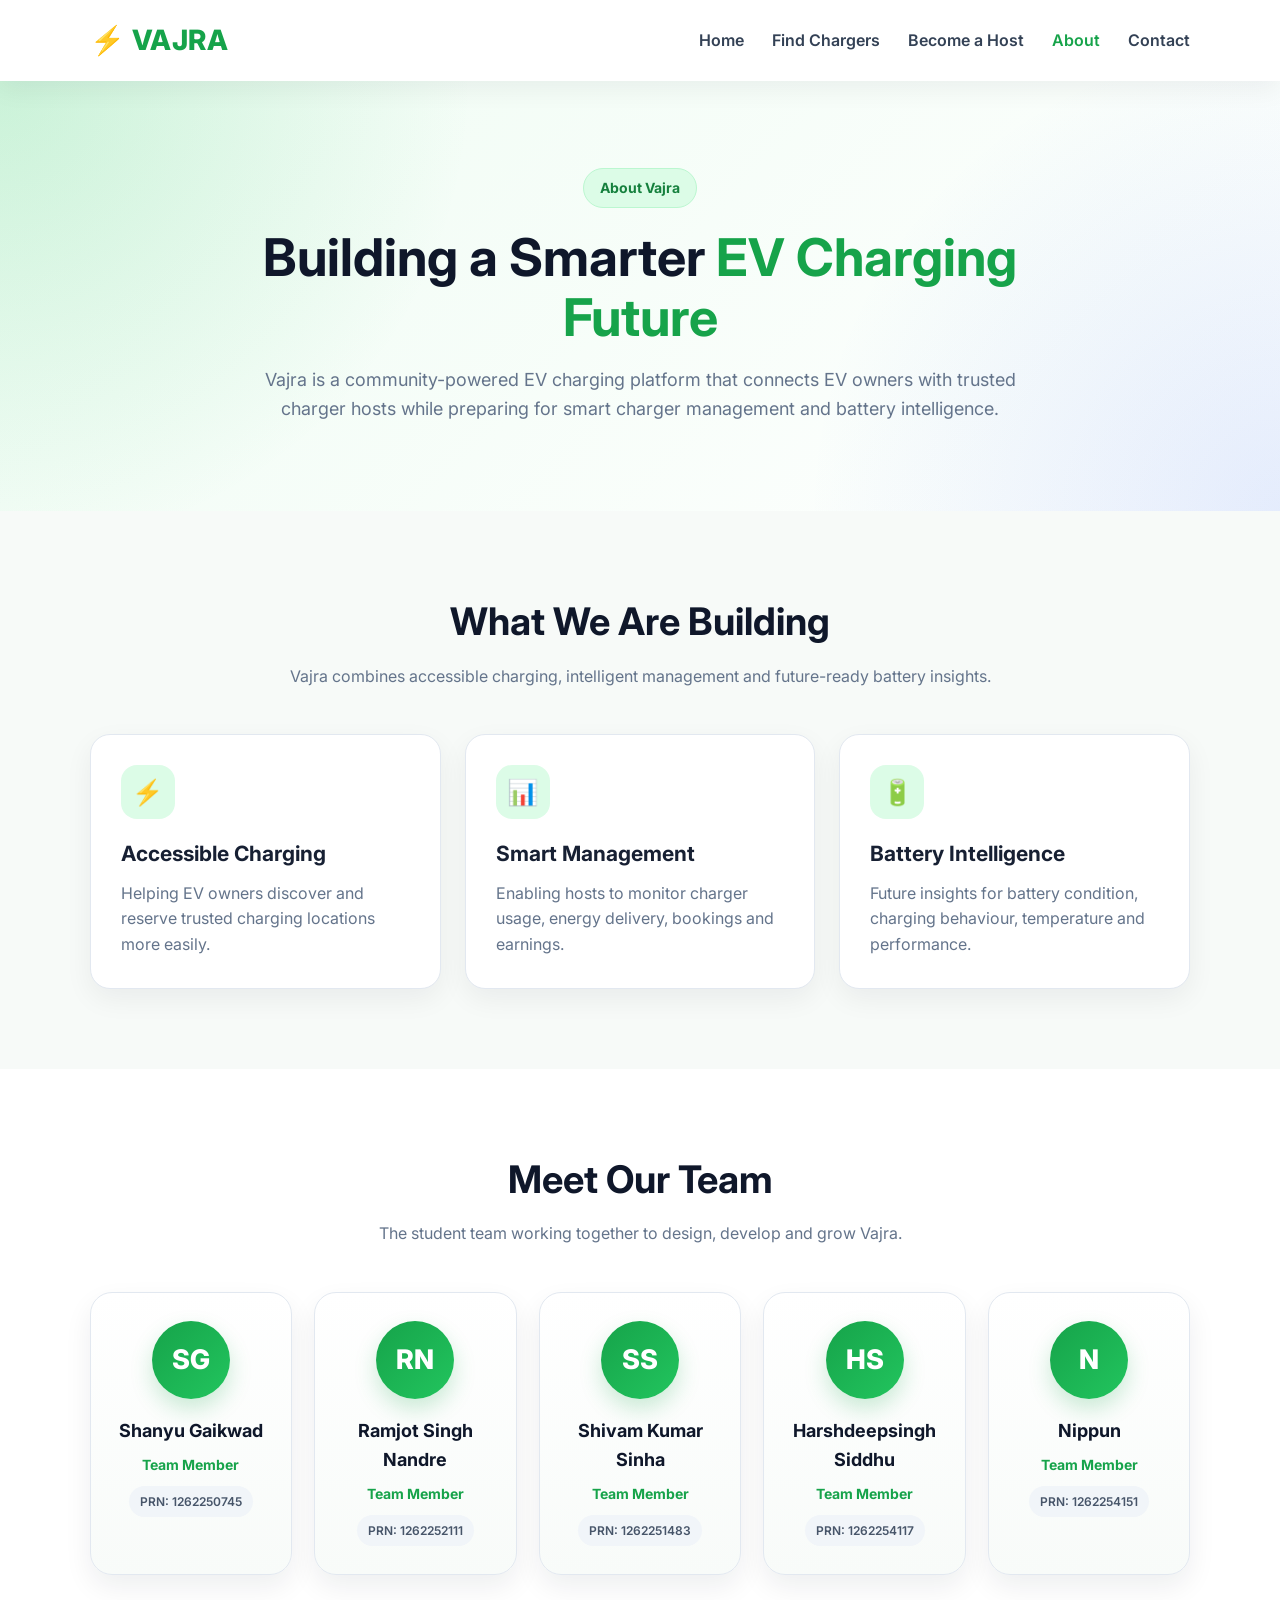
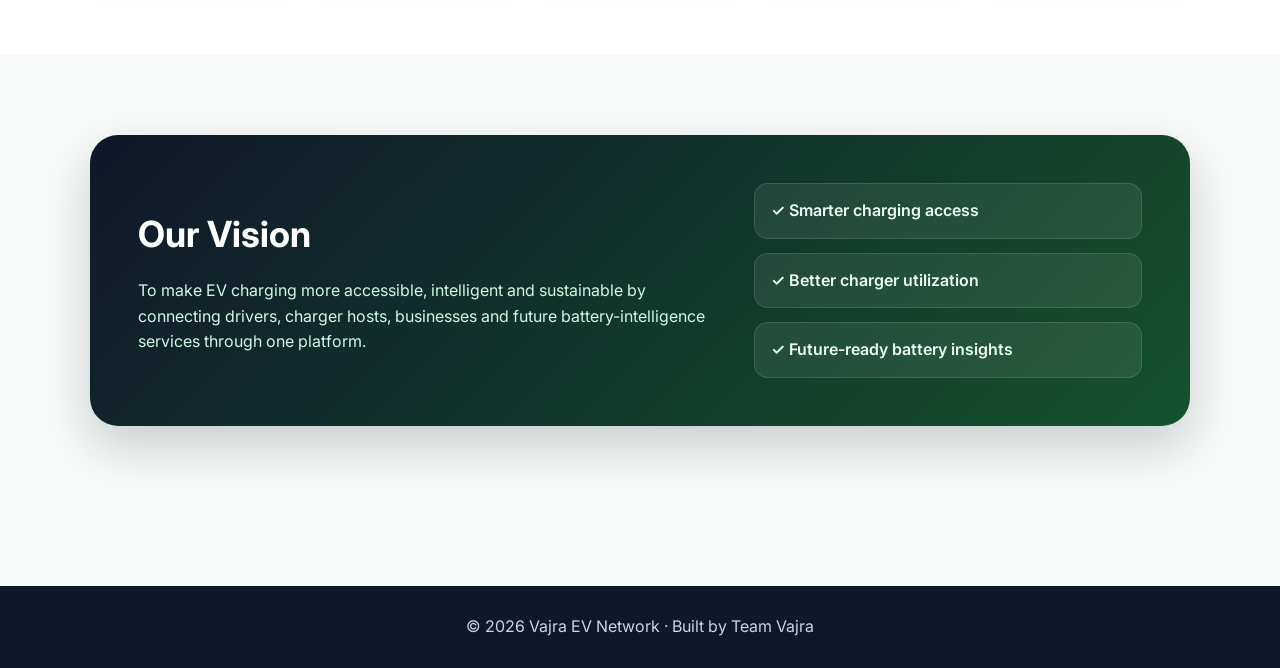
<file: about.html>
<!DOCTYPE html>
<html lang="en">
<head>
  <meta charset="UTF-8">
  <meta name="viewport" content="width=device-width, initial-scale=1.0">
  <title>About Vajra</title>
  <link rel="preconnect" href="https://fonts.googleapis.com">
  <link rel="preconnect" href="https://fonts.gstatic.com" crossorigin>
  <link href="https://fonts.googleapis.com/css2?family=Inter:wght@400;500;600;700;800&display=swap" rel="stylesheet">
  <style>
    *{
      margin:0;
      padding:0;
      box-sizing:border-box;
      font-family:'Inter',sans-serif;
    }

    body{
      background:#f7faf8;
      color:#172033;
      line-height:1.6;
    }

    nav{
      display:flex;
      justify-content:space-between;
      align-items:center;
      padding:18px 7%;
      background:rgba(255,255,255,.96);
      box-shadow:0 8px 25px rgba(15,23,42,.06);
      position:sticky;
      top:0;
      z-index:1000;
    }

    .logo{
      color:#16a34a;
      font-size:28px;
      font-weight:800;
      letter-spacing:.5px;
    }

    .nav-links{
      display:flex;
      gap:28px;
      list-style:none;
    }

    .nav-links a{
      text-decoration:none;
      color:#334155;
      font-weight:600;
      transition:.25s;
    }

    .nav-links a:hover,
    .nav-links a.active{
      color:#16a34a;
    }

    .hero{
      min-height:430px;
      display:flex;
      align-items:center;
      justify-content:center;
      text-align:center;
      padding:80px 7%;
      background:
        radial-gradient(circle at top left, rgba(34,197,94,.18), transparent 35%),
        radial-gradient(circle at bottom right, rgba(37,99,235,.12), transparent 35%),
        linear-gradient(135deg,#effcf3,#ffffff);
    }

    .hero-content{
      max-width:850px;
    }

    .eyebrow{
      display:inline-block;
      background:#dcfce7;
      color:#15803d;
      border:1px solid #bbf7d0;
      padding:8px 16px;
      border-radius:999px;
      font-size:14px;
      font-weight:700;
      margin-bottom:20px;
    }

    .hero h1{
      font-size:52px;
      line-height:1.15;
      margin-bottom:18px;
      color:#0f172a;
    }

    .hero h1 span{
      color:#16a34a;
    }

    .hero p{
      color:#64748b;
      font-size:18px;
      max-width:760px;
      margin:auto;
    }

    .section{
      padding:80px 7%;
    }

    .section-title{
      text-align:center;
      max-width:760px;
      margin:0 auto 45px;
    }

    .section-title h2{
      font-size:38px;
      color:#0f172a;
      margin-bottom:12px;
    }

    .section-title p{
      color:#64748b;
    }

    .about-grid{
      display:grid;
      grid-template-columns:repeat(3,1fr);
      gap:24px;
      max-width:1150px;
      margin:auto;
    }

    .about-card{
      background:white;
      padding:30px;
      border-radius:20px;
      border:1px solid #e2e8f0;
      box-shadow:0 10px 28px rgba(15,23,42,.06);
    }

    .about-card .icon{
      width:54px;
      height:54px;
      border-radius:16px;
      background:#dcfce7;
      color:#16a34a;
      display:flex;
      align-items:center;
      justify-content:center;
      font-size:25px;
      margin-bottom:18px;
    }

    .about-card h3{
      margin-bottom:10px;
      font-size:21px;
    }

    .about-card p{
      color:#64748b;
    }

    .team-section{
      background:#ffffff;
    }

    .team-grid{
      display:grid;
      grid-template-columns:repeat(5,1fr);
      gap:22px;
      max-width:1250px;
      margin:auto;
    }

    .team-card{
      background:linear-gradient(180deg,#ffffff,#f8fbf9);
      border:1px solid #e2e8f0;
      border-radius:22px;
      padding:28px 18px;
      text-align:center;
      box-shadow:0 12px 28px rgba(15,23,42,.07);
      transition:.3s ease;
    }

    .team-card:hover{
      transform:translateY(-7px);
      box-shadow:0 18px 38px rgba(15,23,42,.12);
      border-color:#bbf7d0;
    }

    .avatar{
      width:78px;
      height:78px;
      border-radius:50%;
      background:linear-gradient(135deg,#16a34a,#22c55e);
      color:white;
      display:flex;
      align-items:center;
      justify-content:center;
      font-size:27px;
      font-weight:800;
      margin:0 auto 18px;
      box-shadow:0 10px 22px rgba(22,163,74,.22);
    }

    .team-card h3{
      font-size:18px;
      margin-bottom:8px;
      color:#0f172a;
    }

    .team-card .role{
      color:#16a34a;
      font-size:14px;
      font-weight:700;
      margin-bottom:10px;
    }

    .team-card .prn{
      display:inline-block;
      background:#f1f5f9;
      color:#475569;
      border-radius:999px;
      padding:6px 11px;
      font-size:12px;
      font-weight:600;
    }

    .vision-box{
      max-width:1100px;
      margin:auto;
      background:linear-gradient(135deg,#0f172a,#14532d);
      color:white;
      border-radius:28px;
      padding:48px;
      display:grid;
      grid-template-columns:1.2fr .8fr;
      gap:35px;
      align-items:center;
      box-shadow:0 20px 50px rgba(15,23,42,.2);
    }

    .vision-box h2{
      font-size:36px;
      margin-bottom:14px;
    }

    .vision-box p{
      color:#d1fae5;
    }

    .vision-points{
      display:grid;
      gap:14px;
    }

    .vision-point{
      background:rgba(255,255,255,.08);
      border:1px solid rgba(255,255,255,.12);
      border-radius:14px;
      padding:14px 16px;
      color:#ecfdf5;
      font-weight:600;
    }

    footer{
      text-align:center;
      background:#0f172a;
      color:#cbd5e1;
      padding:28px 20px;
      margin-top:80px;
    }

    @media(max-width:1100px){
      .team-grid{
        grid-template-columns:repeat(3,1fr);
      }
    }

    @media(max-width:850px){
      .nav-links{
        gap:14px;
        flex-wrap:wrap;
        justify-content:flex-end;
      }

      .hero h1{
        font-size:40px;
      }

      .about-grid,
      .vision-box{
        grid-template-columns:1fr;
      }

      .team-grid{
        grid-template-columns:repeat(2,1fr);
      }
    }

    @media(max-width:560px){
      nav{
        flex-direction:column;
        gap:14px;
      }

      .nav-links{
        justify-content:center;
      }

      .hero{
        padding:65px 5%;
      }

      .hero h1{
        font-size:34px;
      }

      .section{
        padding:60px 5%;
      }

      .section-title h2{
        font-size:30px;
      }

      .team-grid{
        grid-template-columns:1fr;
      }

      .vision-box{
        padding:30px 22px;
      }
    }
  </style>
</head>
<body>

<nav>
  <div class="logo">⚡ VAJRA</div>
  <ul class="nav-links">
    <li><a href="index.html">Home</a></li>
    <li><a href="find.html">Find Chargers</a></li>
    <li><a href="host.html">Become a Host</a></li>
    <li><a href="about.html" class="active">About</a></li>
    <li><a href="contact.html">Contact</a></li>
  </ul>
</nav>

<section class="hero">
  <div class="hero-content">
    <span class="eyebrow">About Vajra</span>
    <h1>Building a Smarter <span>EV Charging Future</span></h1>
    <p>
      Vajra is a community-powered EV charging platform that connects EV owners with
      trusted charger hosts while preparing for smart charger management and battery intelligence.
    </p>
  </div>
</section>

<section class="section">
  <div class="section-title">
    <h2>What We Are Building</h2>
    <p>Vajra combines accessible charging, intelligent management and future-ready battery insights.</p>
  </div>

  <div class="about-grid">
    <div class="about-card">
      <div class="icon">⚡</div>
      <h3>Accessible Charging</h3>
      <p>Helping EV owners discover and reserve trusted charging locations more easily.</p>
    </div>

    <div class="about-card">
      <div class="icon">📊</div>
      <h3>Smart Management</h3>
      <p>Enabling hosts to monitor charger usage, energy delivery, bookings and earnings.</p>
    </div>

    <div class="about-card">
      <div class="icon">🔋</div>
      <h3>Battery Intelligence</h3>
      <p>Future insights for battery condition, charging behaviour, temperature and performance.</p>
    </div>
  </div>
</section>

<section class="section team-section">
  <div class="section-title">
    <h2>Meet Our Team</h2>
    <p>The student team working together to design, develop and grow Vajra.</p>
  </div>

  <div class="team-grid">
    <div class="team-card">
      <div class="avatar">SG</div>
      <h3>Shanyu Gaikwad</h3>
      <div class="role">Team Member</div>
      <span class="prn">PRN: 1262250745</span>
    </div>

    <div class="team-card">
      <div class="avatar">RN</div>
      <h3>Ramjot Singh Nandre</h3>
      <div class="role">Team Member</div>
      <span class="prn">PRN: 1262252111</span>
    </div>

    <div class="team-card">
      <div class="avatar">SS</div>
      <h3>Shivam Kumar Sinha</h3>
      <div class="role">Team Member</div>
      <span class="prn">PRN: 1262251483</span>
    </div>

    <div class="team-card">
      <div class="avatar">HS</div>
      <h3>Harshdeepsingh Siddhu</h3>
      <div class="role">Team Member</div>
      <span class="prn">PRN: 1262254117</span>
    </div>

    <div class="team-card">
      <div class="avatar">N</div>
      <h3>Nippun</h3>
      <div class="role">Team Member</div>
      <span class="prn">PRN: 1262254151</span>
    </div>
  </div>
</section>

<section class="section">
  <div class="vision-box">
    <div>
      <h2>Our Vision</h2>
      <p>
        To make EV charging more accessible, intelligent and sustainable by connecting drivers,
        charger hosts, businesses and future battery-intelligence services through one platform.
      </p>
    </div>

    <div class="vision-points">
      <div class="vision-point">✓ Smarter charging access</div>
      <div class="vision-point">✓ Better charger utilization</div>
      <div class="vision-point">✓ Future-ready battery insights</div>
    </div>
  </div>
</section>

<footer>
  © 2026 Vajra EV Network · Built by Team Vajra
</footer>

</body>
</html>
</file>
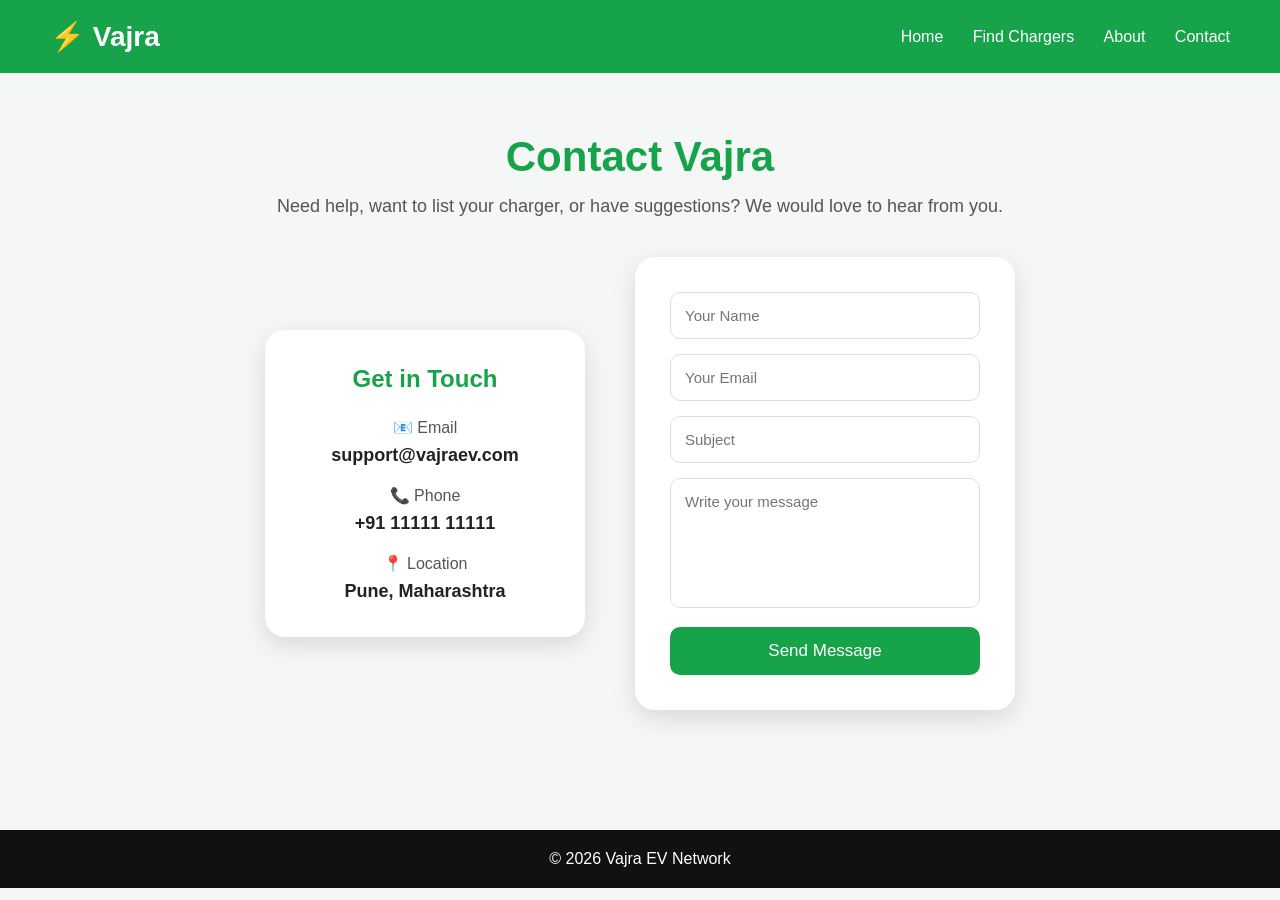
<file: contact.html>
<!DOCTYPE html>
<html lang="en">

<head>

<meta charset="UTF-8">
<meta name="viewport" content="width=device-width, initial-scale=1.0">

<title>Contact - Vajra</title>


<style>

*{
    margin:0;
    padding:0;
    box-sizing:border-box;
    font-family:Arial, sans-serif;
}


body{

    background:#f5f7f6;
    color:#222;

}



/* Navigation */

nav{

    display:flex;
    justify-content:space-between;
    align-items:center;

    padding:20px 50px;

    background:#16a34a;

    color:white;

}


nav h2{

    font-size:28px;

}


nav a{

    color:white;
    text-decoration:none;

    margin-left:25px;

    font-size:16px;

}


nav a:hover{

    text-decoration:underline;

}





/* Contact Section */


.contact{

    padding:60px 20px;

    text-align:center;

}



.contact h1{

    font-size:42px;

    color:#16a34a;

    margin-bottom:15px;

}



.contact p{

    font-size:18px;

    color:#555;

}




.contact-box{

    display:flex;

    justify-content:center;

    align-items:center;

    gap:50px;

    flex-wrap:wrap;

    margin-top:40px;

}





/* Contact Details */


.details{

    background:white;

    width:320px;

    padding:35px;

    border-radius:20px;

    box-shadow:0 8px 25px rgba(0,0,0,0.12);

}



.details h2{

    color:#16a34a;

    margin-bottom:25px;

}


.details p{

    margin-top:20px;

    font-size:16px;

}


.details h3{

    margin-top:8px;

    font-size:18px;

}






/* Form */


form{

    background:white;

    width:380px;

    padding:35px;

    border-radius:20px;

    box-shadow:0 8px 25px rgba(0,0,0,0.12);

}



input,
textarea{


    width:100%;

    padding:14px;

    margin-bottom:15px;

    border-radius:10px;

    border:1px solid #ddd;

    font-size:15px;

}



textarea{

    height:130px;

    resize:none;

}



button{


    width:100%;

    padding:14px;

    background:#16a34a;

    color:white;

    border:none;

    border-radius:10px;

    font-size:17px;

    cursor:pointer;

}



button:hover{

    background:#12813b;

}






/* Footer */


footer{

    margin-top:60px;

    background:#111;

    color:white;

    text-align:center;

    padding:20px;

}





/* Mobile */


@media(max-width:700px){


nav{

    flex-direction:column;

    gap:15px;

}


nav a{

    margin:0 8px;

}


.contact h1{

    font-size:32px;

}


form,
.details{

    width:90%;

}


}



</style>


</head>


<body>


<nav>

<h2>⚡ Vajra</h2>

<div>

<a href="index.html">Home</a>

<a href="find.html">Find Chargers</a>

<a href="about.html">About</a>

<a href="contact.html">Contact</a>

</div>

</nav>



<section class="contact">


<h1>Contact Vajra</h1>

<p>
Need help, want to list your charger, or have suggestions?
We would love to hear from you.
</p>



<div class="contact-box">


<div class="details">

<h2>Get in Touch</h2>


<p>📧 Email</p>

<h3>support@vajraev.com</h3>



<p>📞 Phone</p>

<h3>+91 11111 11111</h3>



<p>📍 Location</p>

<h3>Pune, Maharashtra</h3>


</div>




<form>


<input type="text" placeholder="Your Name" required>


<input type="email" placeholder="Your Email" required>


<input type="text" placeholder="Subject">


<textarea placeholder="Write your message"></textarea>


<button type="submit">

Send Message

</button>


</form>



</div>


</section>




<footer>

© 2026 Vajra EV Network

</footer>



</body>

</html>
</file>
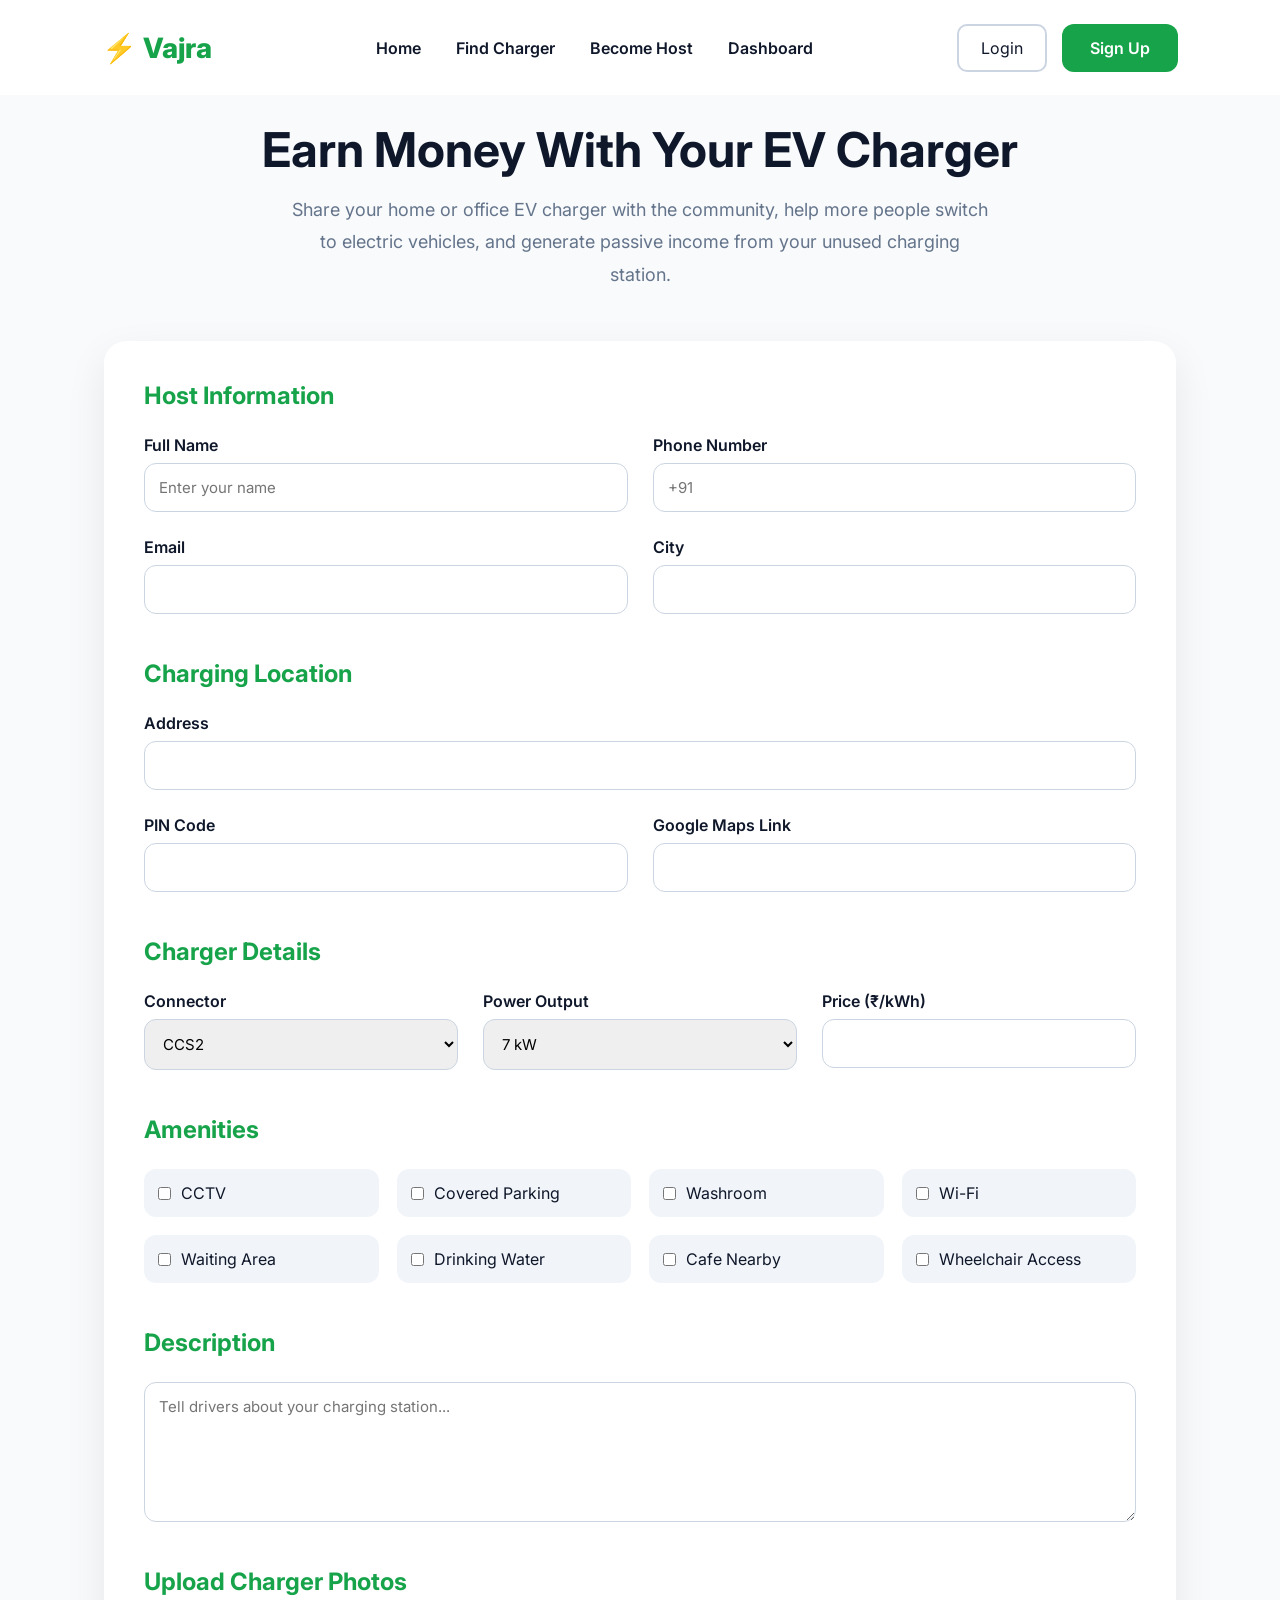
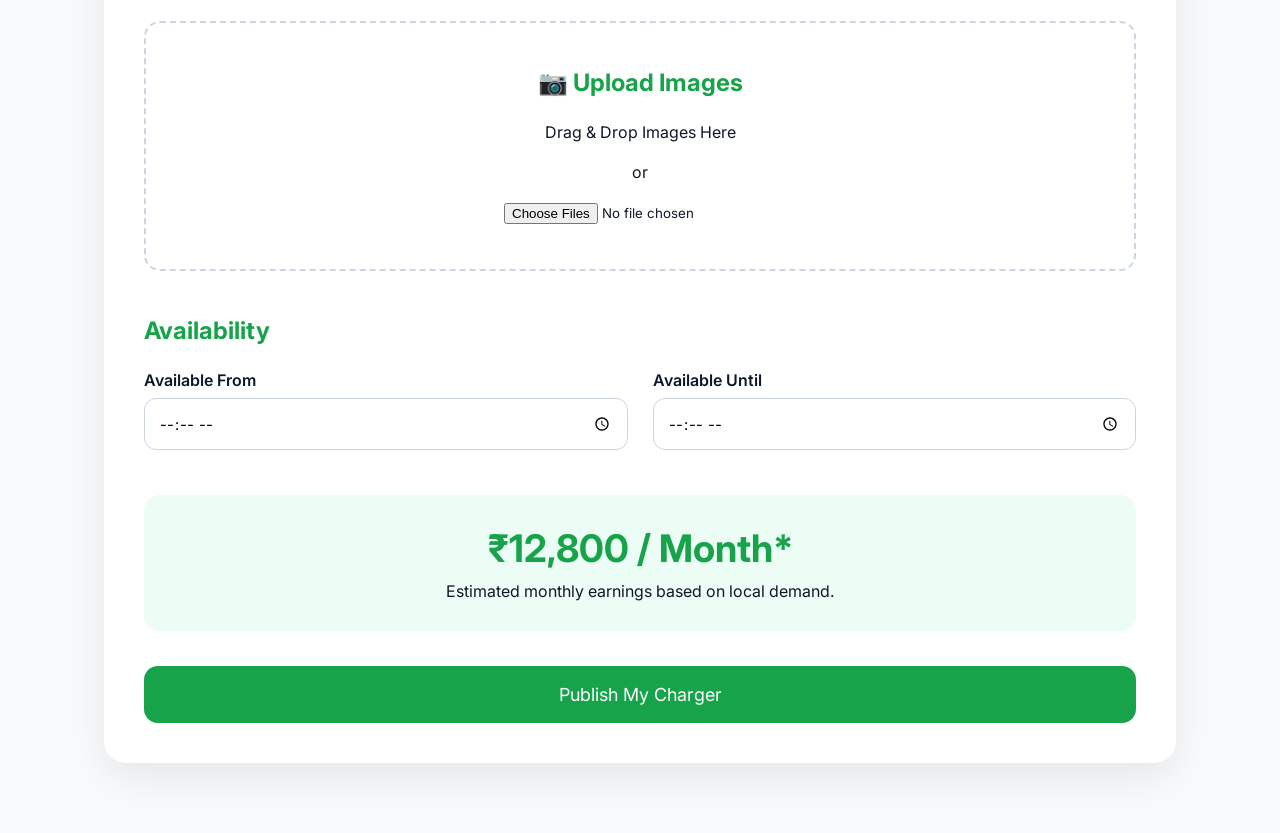
<file: host.html>
<!DOCTYPE html>
<html lang="en">
<head>

<meta charset="UTF-8">
<meta name="viewport" content="width=device-width, initial-scale=1.0">

<title>Become a Host | Vajra</title>

<link rel="preconnect" href="https://fonts.googleapis.com">
<link href="https://fonts.googleapis.com/css2?family=Inter:wght@300;400;500;600;700;800&display=swap" rel="stylesheet">

<link rel="stylesheet" href="css/style.css">

<style>

body{
    background:#F8FAFC;
    font-family:'Inter',sans-serif;
}

.container{
    max-width:1200px;
    margin:120px auto 70px;
    padding:0 5%;
}

.header{
    text-align:center;
    margin-bottom:50px;
}

.header h1{
    font-size:48px;
    margin-bottom:15px;
}

.header p{
    color:#64748B;
    font-size:18px;
    max-width:700px;
    margin:auto;
    line-height:1.8;
}

/* Card */

.form-card{
    background:white;
    border-radius:22px;
    padding:40px;
    box-shadow:0 15px 40px rgba(0,0,0,.08);
}

/* Sections */

.section{
    margin-bottom:45px;
}

.section h2{
    color:#16A34A;
    margin-bottom:25px;
}

/* Grid */

.grid{
    display:grid;
    grid-template-columns:repeat(2,1fr);
    gap:25px;
}

.grid-3{
    display:grid;
    grid-template-columns:repeat(3,1fr);
    gap:25px;
}

.input-group{
    display:flex;
    flex-direction:column;
}

.input-group label{
    margin-bottom:8px;
    font-weight:600;
}

.input-group input,
.input-group select,
.input-group textarea{
    padding:14px;
    border-radius:12px;
    border:1px solid #CBD5E1;
    outline:none;
    font-size:15px;
}

textarea{
    resize:vertical;
    min-height:140px;
}

.full{
    grid-column:1/-1;
}

/* Upload */

.upload-box{

    border:2px dashed #CBD5E1;

    border-radius:16px;

    padding:45px;

    text-align:center;

    cursor:pointer;

    transition:.3s;

}

.upload-box:hover{

    border-color:#16A34A;

    background:#ECFDF5;

}

/* Checkbox */

.checkbox-grid{

display:grid;

grid-template-columns:repeat(auto-fit,minmax(220px,1fr));

gap:18px;

}

.checkbox-grid label{

background:#F1F5F9;

padding:14px;

border-radius:12px;

display:flex;

align-items:center;

gap:10px;

}

/* Earnings */

.earning{

margin-top:40px;

background:#ECFDF5;

padding:30px;

border-radius:16px;

text-align:center;

}

.earning h2{

color:#16A34A;

font-size:38px;

margin-bottom:10px;

}

/* Button */

.submit{

margin-top:35px;

width:100%;

padding:18px;

border:none;

background:#16A34A;

color:white;

font-size:18px;

border-radius:14px;

cursor:pointer;

transition:.3s;

}

.submit:hover{

background:#15803D;

}

@media(max-width:900px){

.grid,
.grid-3{

grid-template-columns:1fr;

}

.header h1{

font-size:36px;

}

}

</style>

</head>

<body>

<nav class="navbar">

<div class="logo">

⚡ Vajra

</div>

<ul class="nav-links">

<li><a href="index.html">Home</a></li>

<li><a href="find.html">Find Charger</a></li>

<li><a href="host.html">Become Host</a></li>

<li><a href="dashboard.html">Dashboard</a></li>

</ul>

<div class="nav-buttons">

<a href="login.html" class="btn-outline">Login</a>

<a href="register.html" class="btn-primary">Sign Up</a>

</div>

</nav>

<div class="container">

<div class="header">

<h1>Earn Money With Your EV Charger</h1>

<p>

Share your home or office EV charger with the community,
help more people switch to electric vehicles,
and generate passive income from your unused charging station.

</p>

</div>

<div class="form-card">

<form>

<!-- PERSONAL -->

<div class="section">

<h2>Host Information</h2>

<div class="grid">

<div class="input-group">

<label>Full Name</label>

<input type="text" placeholder="Enter your name">

</div>

<div class="input-group">

<label>Phone Number</label>

<input type="tel" placeholder="+91">

</div>

<div class="input-group">

<label>Email</label>

<input type="email">

</div>

<div class="input-group">

<label>City</label>

<input type="text">

</div>

</div>

</div>

<!-- LOCATION -->

<div class="section">

<h2>Charging Location</h2>

<div class="grid">

<div class="input-group full">

<label>Address</label>

<input type="text">

</div>

<div class="input-group">

<label>PIN Code</label>

<input type="text">

</div>

<div class="input-group">

<label>Google Maps Link</label>

<input type="url">

</div>

</div>

</div>

<!-- CHARGER -->

<div class="section">

<h2>Charger Details</h2>

<div class="grid-3">

<div class="input-group">

<label>Connector</label>

<select>

<option>CCS2</option>

<option>Type 2</option>

<option>CHAdeMO</option>

<option>GB/T</option>

</select>

</div>

<div class="input-group">

<label>Power Output</label>

<select>

<option>7 kW</option>

<option>11 kW</option>

<option>22 kW</option>

<option>30 kW</option>

<option>60+ kW</option>

</select>

</div>

<div class="input-group">

<label>Price (₹/kWh)</label>

<input type="number">

</div>

</div>

</div>

<!-- AMENITIES -->

<div class="section">

<h2>Amenities</h2>

<div class="checkbox-grid">

<label><input type="checkbox"> CCTV</label>

<label><input type="checkbox"> Covered Parking</label>

<label><input type="checkbox"> Washroom</label>

<label><input type="checkbox"> Wi-Fi</label>

<label><input type="checkbox"> Waiting Area</label>

<label><input type="checkbox"> Drinking Water</label>

<label><input type="checkbox"> Cafe Nearby</label>

<label><input type="checkbox"> Wheelchair Access</label>

</div>

</div>

<!-- DESCRIPTION -->

<div class="section">

<h2>Description</h2>

<div class="input-group">

<textarea placeholder="Tell drivers about your charging station..."></textarea>

</div>

</div>

<!-- UPLOAD -->

<div class="section">

<h2>Upload Charger Photos</h2>

<div class="upload-box">

<h2>📷 Upload Images</h2>

<p>

Drag & Drop Images Here

<br><br>

or

<br><br>

<input type="file" multiple>

</p>

</div>

</div>

<!-- AVAILABILITY -->

<div class="section">

<h2>Availability</h2>

<div class="grid">

<div class="input-group">

<label>Available From</label>

<input type="time">

</div>

<div class="input-group">

<label>Available Until</label>

<input type="time">

</div>

</div>

</div>

<!-- Earnings -->

<div class="earning">

<h2>₹12,800 / Month*</h2>

<p>

Estimated monthly earnings based on local demand.

</p>

</div>

<button class="submit">

Publish My Charger

</button>

</form>

</div>

</div>

<script src="js/app.js"></script>

</body>

</html>
</file>
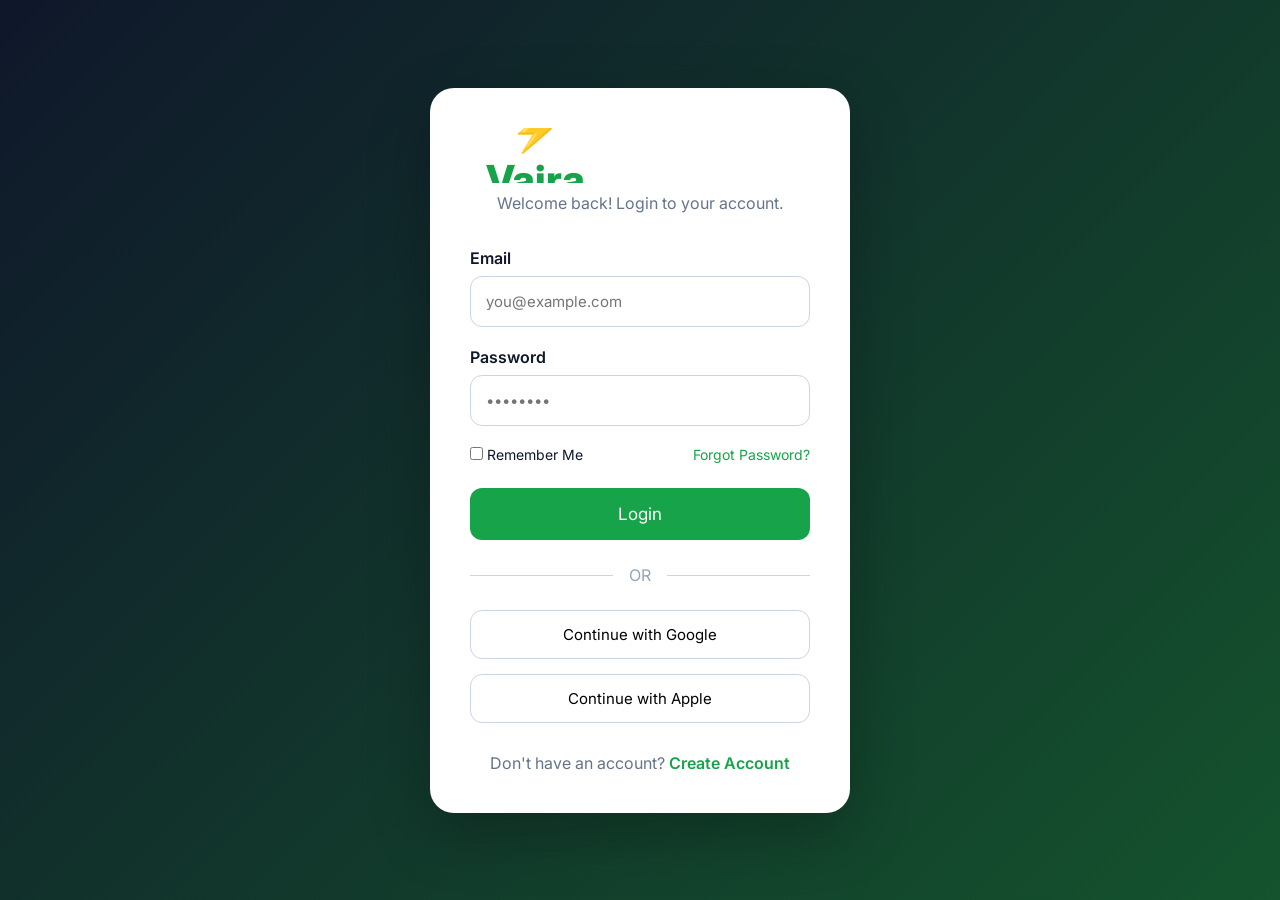
<file: login.html>
<!DOCTYPE html>
<html lang="en">
<head>

<meta charset="UTF-8">
<meta name="viewport" content="width=device-width, initial-scale=1.0">

<title>Login | Vajra</title>

<link rel="preconnect" href="https://fonts.googleapis.com">
<link href="https://fonts.googleapis.com/css2?family=Inter:wght@300;400;500;600;700;800&display=swap" rel="stylesheet">

<link rel="stylesheet" href="css/style.css">

<style>

body{

background:linear-gradient(135deg,#0F172A,#14532D);

font-family:'Inter',sans-serif;

display:flex;

justify-content:center;

align-items:center;

min-height:100vh;

padding:20px;

}

.login-box{

width:420px;

background:white;

padding:40px;

border-radius:24px;

box-shadow:0 20px 60px rgba(0,0,0,.25);

animation:fade .7s;

}

.logo{

text-align:center;

font-size:40px;

font-weight:800;

color:#16A34A;

margin-bottom:10px;

}

.subtitle{

text-align:center;

color:#64748B;

margin-bottom:35px;

}

.input{

margin-bottom:20px;

}

.input label{

display:block;

font-weight:600;

margin-bottom:8px;

}

.input input{

width:100%;

padding:15px;

border:1px solid #CBD5E1;

border-radius:12px;

outline:none;

font-size:15px;

transition:.3s;

}

.input input:focus{

border-color:#16A34A;

box-shadow:0 0 0 4px rgba(22,163,74,.12);

}

.options{

display:flex;

justify-content:space-between;

align-items:center;

margin-bottom:25px;

font-size:14px;

}

.options a{

color:#16A34A;

text-decoration:none;

}

.login-btn{

width:100%;

padding:16px;

border:none;

background:#16A34A;

color:white;

font-size:17px;

border-radius:12px;

cursor:pointer;

transition:.3s;

}

.login-btn:hover{

background:#15803D;

}

.divider{

text-align:center;

margin:25px 0;

position:relative;

color:#94A3B8;

}

.divider:before{

content:"";

position:absolute;

left:0;

top:50%;

width:42%;

height:1px;

background:#CBD5E1;

}

.divider:after{

content:"";

position:absolute;

right:0;

top:50%;

width:42%;

height:1px;

background:#CBD5E1;

}

.social{

display:grid;

gap:15px;

}

.social button{

padding:14px;

background:white;

border:1px solid #CBD5E1;

border-radius:12px;

cursor:pointer;

font-size:15px;

transition:.3s;

}

.social button:hover{

background:#F8FAFC;

}

.footer{

margin-top:30px;

text-align:center;

color:#64748B;

}

.footer a{

color:#16A34A;

text-decoration:none;

font-weight:600;

}

@keyframes fade{

from{

opacity:0;

transform:translateY(25px);

}

to{

opacity:1;

transform:translateY(0);

}

}

</style>

</head>

<body>

<div class="login-box">

<div class="logo">

⚡ Vajra

</div>

<p class="subtitle">

Welcome back! Login to your account.

</p>

<form>

<div class="input">

<label>Email</label>

<input
type="email"
placeholder="you@example.com"
required>

</div>

<div class="input">

<label>Password</label>

<input
type="password"
placeholder="••••••••"
required>

</div>

<div class="options">

<label>

<input type="checkbox">

Remember Me

</label>

<a href="#">

Forgot Password?

</a>

</div>

<button class="login-btn">

Login

</button>

</form>

<div class="divider">

OR

</div>

<div class="social">

<button>

 Continue with Google

</button>

<button>

 Continue with Apple

</button>

</div>

<div class="footer">

Don't have an account?

<a href="register.html">

Create Account

</a>

</div>

</div>

<script src="js/app.js"></script>

</body>
</html>
</file>
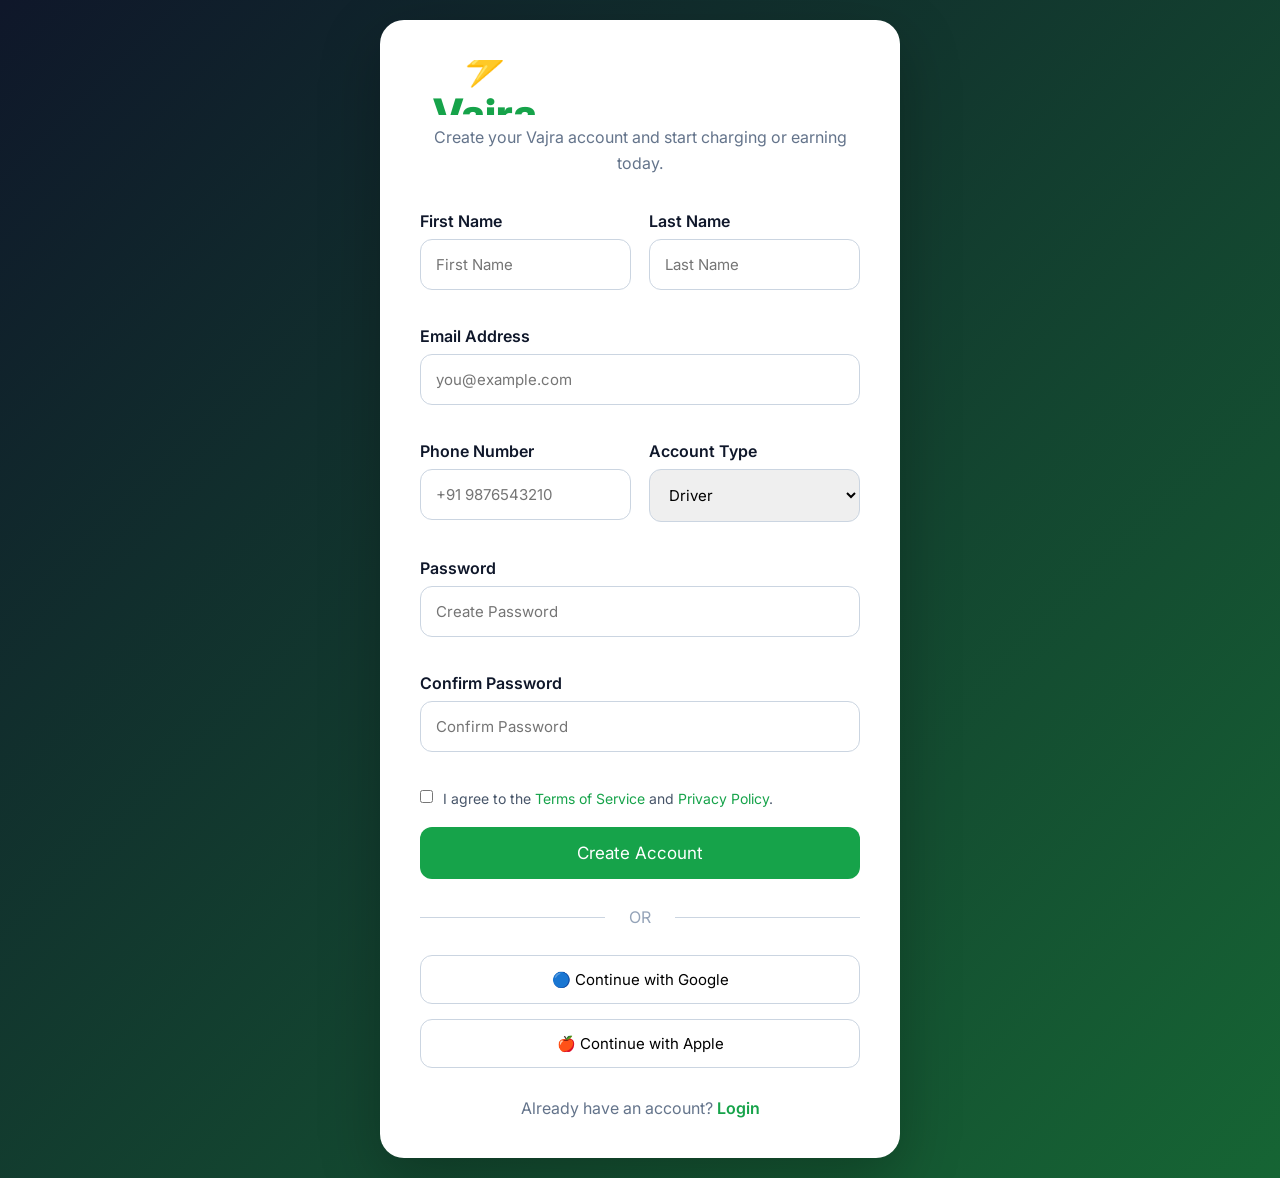
<file: register.html>
<!DOCTYPE html>
<html lang="en">
<head>

<meta charset="UTF-8">
<meta name="viewport" content="width=device-width, initial-scale=1.0">

<title>Create Account | Vajra</title>

<link rel="preconnect" href="https://fonts.googleapis.com">
<link href="https://fonts.googleapis.com/css2?family=Inter:wght@300;400;500;600;700;800&display=swap" rel="stylesheet">

<link rel="stylesheet" href="css/style.css">

<style>

*{
margin:0;
padding:0;
box-sizing:border-box;
font-family:'Inter',sans-serif;
}

body{

background:linear-gradient(135deg,#0F172A,#166534);

display:flex;

justify-content:center;

align-items:center;

min-height:100vh;

padding:20px;

}

.register-box{

width:520px;

background:white;

padding:40px;

border-radius:24px;

box-shadow:0 20px 60px rgba(0,0,0,.25);

animation:fade .6s ease;

}

.logo{

text-align:center;

font-size:42px;

font-weight:800;

color:#16A34A;

margin-bottom:10px;

}

.subtitle{

text-align:center;

color:#64748B;

margin-bottom:35px;

line-height:1.6;

}

.grid{

display:grid;

grid-template-columns:1fr 1fr;

gap:18px;

}

.input{

margin-bottom:18px;

}

.input label{

display:block;

font-weight:600;

margin-bottom:8px;

}

.input input,
.input select{

width:100%;

padding:15px;

border:1px solid #CBD5E1;

border-radius:12px;

font-size:15px;

outline:none;

transition:.3s;

}

.input input:focus,
.input select:focus{

border-color:#16A34A;

box-shadow:0 0 0 4px rgba(22,163,74,.12);

}

.full{

grid-column:1/-1;

}

.checkbox{

display:flex;

align-items:flex-start;

gap:10px;

margin:20px 0;

font-size:14px;

color:#475569;

}

.checkbox a{

color:#16A34A;

text-decoration:none;

}

.signup-btn{

width:100%;

padding:16px;

background:#16A34A;

color:white;

font-size:17px;

border:none;

border-radius:12px;

cursor:pointer;

transition:.3s;

}

.signup-btn:hover{

background:#15803D;

}

.divider{

margin:28px 0;

text-align:center;

position:relative;

color:#94A3B8;

}

.divider::before{

content:"";

position:absolute;

left:0;

top:50%;

width:42%;

height:1px;

background:#CBD5E1;

}

.divider::after{

content:"";

position:absolute;

right:0;

top:50%;

width:42%;

height:1px;

background:#CBD5E1;

}

.social{

display:grid;

gap:15px;

}

.social button{

padding:14px;

border-radius:12px;

background:white;

border:1px solid #CBD5E1;

cursor:pointer;

transition:.3s;

font-size:15px;

}

.social button:hover{

background:#F8FAFC;

}

.footer{

margin-top:30px;

text-align:center;

color:#64748B;

}

.footer a{

color:#16A34A;

font-weight:600;

text-decoration:none;

}

@keyframes fade{

from{

opacity:0;

transform:translateY(20px);

}

to{

opacity:1;

transform:translateY(0);

}

}

@media(max-width:600px){

.register-box{

width:100%;

padding:30px;

}

.grid{

grid-template-columns:1fr;

}

}

</style>

</head>

<body>

<div class="register-box">

<div class="logo">

⚡ Vajra

</div>

<p class="subtitle">

Create your Vajra account and start charging or earning today.

</p>

<form>

<div class="grid">

<div class="input">

<label>First Name</label>

<input type="text" placeholder="First Name" required>

</div>

<div class="input">

<label>Last Name</label>

<input type="text" placeholder="Last Name" required>

</div>

<div class="input full">

<label>Email Address</label>

<input type="email" placeholder="you@example.com" required>

</div>

<div class="input">

<label>Phone Number</label>

<input type="tel" placeholder="+91 9876543210" required>

</div>

<div class="input">

<label>Account Type</label>

<select>

<option>Driver</option>

<option>Host</option>

<option>Both</option>

</select>

</div>

<div class="input full">

<label>Password</label>

<input type="password" placeholder="Create Password" required>

</div>

<div class="input full">

<label>Confirm Password</label>

<input type="password" placeholder="Confirm Password" required>

</div>

</div>

<div class="checkbox">

<input type="checkbox" required>

<p>

I agree to the
<a href="#">Terms of Service</a>
and
<a href="#">Privacy Policy</a>.

</p>

</div>

<button class="signup-btn">

Create Account

</button>

</form>

<div class="divider">

OR

</div>

<div class="social">

<button>

🔵 Continue with Google

</button>

<button>

🍎 Continue with Apple

</button>

</div>

<div class="footer">

Already have an account?

<a href="login.html">

Login

</a>

</div>

</div>

<script src="js/app.js"></script>

</body>
</html>
</file>
<file: css/style.css>
/* ===========================================
   VAJRA - Community EV Charging Platform
   style.css
=========================================== */

/* Google Font */
@import url('https://fonts.googleapis.com/css2?family=Inter:wght@300;400;500;600;700;800&display=swap');

/* Reset */

*{
    margin:0;
    padding:0;
    box-sizing:border-box;
    font-family:'Inter',sans-serif;
}

html{
    scroll-behavior:smooth;
}

body{
    background:#F8FAFC;
    color:#0F172A;
    overflow-x:hidden;
}

/* Scrollbar */

::-webkit-scrollbar{
    width:8px;
}

::-webkit-scrollbar-track{
    background:#e2e8f0;
}

::-webkit-scrollbar-thumb{
    background:#16A34A;
    border-radius:20px;
}

/* Links */

a{
    text-decoration:none;
    color:inherit;
}

ul{
    list-style:none;
}

/* Buttons */

.btn-primary{
    background:#16A34A;
    color:white;
    padding:14px 28px;
    border-radius:12px;
    font-weight:600;
    transition:.3s;
    display:inline-block;
}

.btn-primary:hover{
    background:#15803d;
    transform:translateY(-3px);
}

.btn-secondary{
    border:2px solid #16A34A;
    color:#16A34A;
    padding:14px 28px;
    border-radius:12px;
    transition:.3s;
    display:inline-block;
}

.btn-secondary:hover{
    background:#16A34A;
    color:#fff;
}

.btn-outline{
    border:2px solid #CBD5E1;
    padding:12px 22px;
    border-radius:10px;
    transition:.3s;
}

.btn-outline:hover{
    background:#0F172A;
    color:white;
}

/* ===========================
        NAVBAR
=========================== */

.navbar{

    width:100%;

    padding:20px 8%;

    display:flex;

    justify-content:space-between;

    align-items:center;

    position:fixed;

    top:0;

    background:rgba(255,255,255,.92);

    backdrop-filter:blur(12px);

    z-index:999;

    box-shadow:0 5px 20px rgba(0,0,0,.05);

}

.logo{

    font-size:28px;

    font-weight:800;

    color:#16A34A;

}

.nav-links{

    display:flex;

    gap:35px;

}

.nav-links a{

    font-weight:600;

    transition:.3s;

}

.nav-links a:hover{

    color:#16A34A;

}

.nav-buttons{

    display:flex;

    gap:15px;

}

/* ===========================
         HERO
=========================== */

.hero{

    min-height:100vh;

    padding:140px 8% 80px;

    display:flex;

    justify-content:space-between;

    align-items:center;

    gap:70px;

}

.hero-left{

    flex:1;

}

.tag{

    display:inline-block;

    padding:8px 16px;

    background:#DCFCE7;

    color:#166534;

    border-radius:30px;

    font-size:14px;

    font-weight:600;

    margin-bottom:20px;

}

.hero h1{

    font-size:64px;

    line-height:1.1;

    margin-bottom:25px;

}

.hero p{

    color:#475569;

    font-size:18px;

    line-height:1.8;

    max-width:650px;

}

.hero-buttons{

    display:flex;

    gap:20px;

    margin-top:35px;

}

/* Search */

.search-box{

    margin-top:45px;

    background:white;

    padding:12px;

    border-radius:16px;

    display:flex;

    box-shadow:0 10px 40px rgba(0,0,0,.08);

    max-width:620px;

}

.search-box input{

    flex:1;

    border:none;

    outline:none;

    font-size:16px;

    padding:14px;

}

.search-box button{

    background:#16A34A;

    color:white;

    border:none;

    padding:14px 28px;

    border-radius:12px;

    cursor:pointer;

    transition:.3s;

}

.search-box button:hover{

    background:#15803d;

}

/* Right Card */

.hero-right{

    flex:1;

    display:flex;

    justify-content:center;

}

.card{

    width:360px;

    background:white;

    border-radius:25px;

    padding:35px;

    box-shadow:0 20px 60px rgba(0,0,0,.12);

    animation:float 4s ease-in-out infinite;

}

.card h3{

    font-size:28px;

}

.card p{

    margin:20px 0;

    color:#64748B;

}

.card span{

    color:#16A34A;

    font-size:34px;

    font-weight:700;

}

.card button{

    width:100%;

    margin-top:25px;

    padding:16px;

    background:#16A34A;

    color:white;

    border:none;

    border-radius:12px;

    cursor:pointer;

}

/* ===========================
         STATS
=========================== */

.stats{

    padding:80px 8%;

    display:grid;

    grid-template-columns:repeat(4,1fr);

    gap:30px;

}

.stat{

    background:white;

    padding:35px;

    border-radius:20px;

    text-align:center;

    box-shadow:0 10px 30px rgba(0,0,0,.05);

}

.stat h2{

    color:#16A34A;

    font-size:42px;

}

.stat p{

    margin-top:10px;

    color:#64748B;

}

/* ===========================
       FEATURES
=========================== */

.features{

    padding:100px 8%;

}

.features h2{

    text-align:center;

    font-size:42px;

    margin-bottom:60px;

}

.feature-grid{

    display:grid;

    grid-template-columns:repeat(auto-fit,minmax(280px,1fr));

    gap:30px;

}

.feature{

    background:white;

    border-radius:20px;

    padding:35px;

    text-align:center;

    transition:.35s;

    box-shadow:0 8px 25px rgba(0,0,0,.05);

}

.feature:hover{

    transform:translateY(-10px);

}

.feature i{

    font-size:46px;

    color:#16A34A;

    margin-bottom:25px;

}

.feature h3{

    margin-bottom:12px;

}

/* ===========================
      HOW IT WORKS
=========================== */

.steps{

    padding:100px 8%;

    background:#ECFDF5;

}

.steps h2{

    text-align:center;

    margin-bottom:60px;

    font-size:42px;

}

.step-grid{

    display:grid;

    grid-template-columns:repeat(4,1fr);

    gap:25px;

}

.step{

    background:white;

    padding:40px;

    text-align:center;

    border-radius:20px;

}

.step h1{

    color:#16A34A;

    font-size:60px;

    margin-bottom:15px;

}

.step p{

    margin-top:10px;

    color:#64748B;

}

/* ===========================
         CTA
=========================== */

.cta{

    padding:120px 8%;

    text-align:center;

}

.cta h2{

    font-size:48px;

    margin-bottom:20px;

}

.cta p{

    max-width:800px;

    margin:auto;

    color:#64748B;

    line-height:1.8;

    margin-bottom:40px;

}

/* ===========================
        FOOTER
=========================== */

footer{

    background:#0F172A;

    color:white;

    text-align:center;

    padding:60px 8%;

}

.footer-logo{

    font-size:34px;

    font-weight:700;

    margin-bottom:15px;

}

.footer-links{

    display:flex;

    justify-content:center;

    gap:30px;

    margin:35px 0;

}

.footer-links a{

    color:#CBD5E1;

}

.footer-links a:hover{

    color:#22C55E;

}

footer p{

    color:#94A3B8;

}

.copyright{

    margin-top:30px;

}

/* Floating Card Animation */

@keyframes float{

    0%{

        transform:translateY(0px);

    }

    50%{

        transform:translateY(-15px);

    }

    100%{

        transform:translateY(0px);

    }

}

/* ===========================
       RESPONSIVE
=========================== */

@media(max-width:1100px){

.hero{

flex-direction:column;

text-align:center;

}

.hero-buttons{

justify-content:center;

}

.search-box{

margin:auto;

margin-top:35px;

}

.stats{

grid-template-columns:repeat(2,1fr);

}

.step-grid{

grid-template-columns:repeat(2,1fr);

}

}

@media(max-width:768px){

.nav-links{

display:none;

}

.hero h1{

font-size:42px;

}

.features h2,
.steps h2,
.cta h2{

font-size:34px;

}

.stats{

grid-template-columns:1fr;

}

.step-grid{

grid-template-columns:1fr;

}

.hero-right{

width:100%;

}

.card{

width:100%;

}

.search-box{

flex-direction:column;

gap:12px;

}

.search-box button{

width:100%;

}

.nav-buttons{

display:none;

}
nav{

display:flex;
justify-content:space-between;
align-items:center;

padding:20px;

background:#16A34A;

color:white;

}


nav a{

color:white;
text-decoration:none;

margin:0 12px;

}


.hero{

padding:70px 20px;

text-align:center;

background:#f0fdf4;

}


.content{

padding:40px;

text-align:center;

}


.cards{

display:flex;

justify-content:center;

gap:20px;

flex-wrap:wrap;

}


.cards div{

background:white;

padding:20px;

border-radius:15px;

box-shadow:0 5px 15px #ddd;

width:250px;

}



.contact{

padding:40px;

text-align:center;

}


form{

max-width:400px;

margin:auto;

}


form input,
form textarea{

width:100%;

padding:12px;

margin:10px;

border-radius:8px;

border:1px solid #ccc;

}


form textarea{

height:120px;

}


form button{

background:#16A34A;

color:white;

padding:12px 25px;

border:none;

border-radius:8px;

}



footer{

text-align:center;

padding:20px;

background:#111;

color:white;

}
.contact{

padding:50px 20px;

text-align:center;

}


.contact h1{

font-size:40px;

color:#16A34A;

}



.contact-box{

display:flex;

justify-content:center;

gap:40px;

flex-wrap:wrap;

margin-top:40px;

}



.details{

background:#f0fdf4;

padding:30px;

border-radius:20px;

width:300px;

}



form{

background:white;

padding:30px;

border-radius:20px;

box-shadow:0 5px 20px #ddd;

width:350px;

}



form input,
form textarea{


width:100%;

padding:12px;

margin:10px 0;

border:1px solid #ddd;

border-radius:10px;

font-size:15px;

}



form textarea{

height:120px;

}



form button{

background:#16A34A;

color:white;

border:none;

padding:14px;

width:100%;

border-radius:10px;

font-size:16px;

cursor:pointer;

}
}
/* ================= FEATURE SHOWCASE SECTIONS ================= */

.feature-showcase-section {
    padding: 80px 8%;
    background: linear-gradient(180deg, #f9fdfb 0%, #ffffff 100%);
}

.feature-showcase-section.alt-bg {
    background: #f7fbf8;
}

.feature-showcase-container {
    display: grid;
    grid-template-columns: 1fr 1.1fr;
    gap: 40px;
    align-items: center;
    background: #ffffff;
    border-radius: 24px;
    padding: 32px;
    box-shadow: 0 12px 30px rgba(0, 0, 0, 0.08);
    border: 1px solid #e7efe9;
}

.feature-showcase-container.reverse-layout {
    grid-template-columns: 1.1fr 1fr;
}

.feature-showcase-image {
    text-align: center;
}

.feature-showcase-image img {
    width: 100%;
    max-width: 520px;
    border-radius: 22px;
    box-shadow: 0 10px 24px rgba(0, 0, 0, 0.08);
    display: inline-block;
}

.feature-badge {
    display: inline-block;
    background: #e9fff1;
    color: #0c8b4f;
    border: 1px solid #bde8cb;
    padding: 8px 16px;
    border-radius: 999px;
    font-size: 14px;
    font-weight: 700;
    margin-bottom: 16px;
}

.feature-showcase-text h2 {
    font-size: 2.2rem;
    color: #111827;
    margin-bottom: 12px;
    font-weight: 800;
}

.feature-subtitle {
    color: #5e6975;
    font-size: 1rem;
    line-height: 1.8;
    margin-bottom: 28px;
}

.feature-list {
    display: flex;
    flex-direction: column;
    gap: 16px;
}

.feature-item {
    display: flex;
    gap: 16px;
    align-items: flex-start;
    background: #f9fcfa;
    border: 1px solid #edf3ee;
    border-radius: 16px;
    padding: 14px 16px;
}

.feature-item i {
    width: 48px;
    height: 48px;
    min-width: 48px;
    border-radius: 14px;
    background: #e9f8ef;
    color: #0c8b4f;
    display: flex;
    align-items: center;
    justify-content: center;
    font-size: 20px;
}

.feature-item h4 {
    margin: 0 0 6px;
    font-size: 1.04rem;
    font-weight: 700;
    color: #172033;
}

.feature-item p {
    margin: 0;
    color: #67727e;
    font-size: 0.95rem;
    line-height: 1.6;
}

.feature-note {
    margin-top: 24px;
    padding: 16px 18px;
    background: #f3fbf6;
    border-left: 4px solid #0c8b4f;
    border-radius: 12px;
    color: #53616d;
    line-height: 1.7;
    font-size: 0.95rem;
}

/* Responsive */

@media (max-width: 992px) {
    .feature-showcase-container,
    .feature-showcase-container.reverse-layout {
        grid-template-columns: 1fr;
    }

    .feature-showcase-text h2 {
        font-size: 1.9rem;
    }

    .feature-showcase-image {
        order: -1;
    }
}

@media (max-width: 600px) {
    .feature-showcase-section {
        padding: 60px 5%;
    }

    .feature-showcase-container {
        padding: 20px;
        border-radius: 18px;
        gap: 24px;
    }

    .feature-showcase-text h2 {
        font-size: 1.55rem;
    }

    .feature-subtitle {
        font-size: 0.95rem;
    }

    .feature-item {
        gap: 12px;
        padding: 12px;
    }

    .feature-item i {
        width: 42px;
        height: 42px;
        min-width: 42px;
        font-size: 18px;
    }

    .feature-item h4 {
        font-size: 0.98rem;
    }

    .feature-item p {
        font-size: 0.91rem;
    }
}
.logo {
    display: flex;
    align-items: center;
    width: 130px;
    height: 55px;
    overflow: hidden;
}

.logo img {
    width: 100%;
    height: 100%;
    object-fit: contain;
    display: block;
}
</file>
